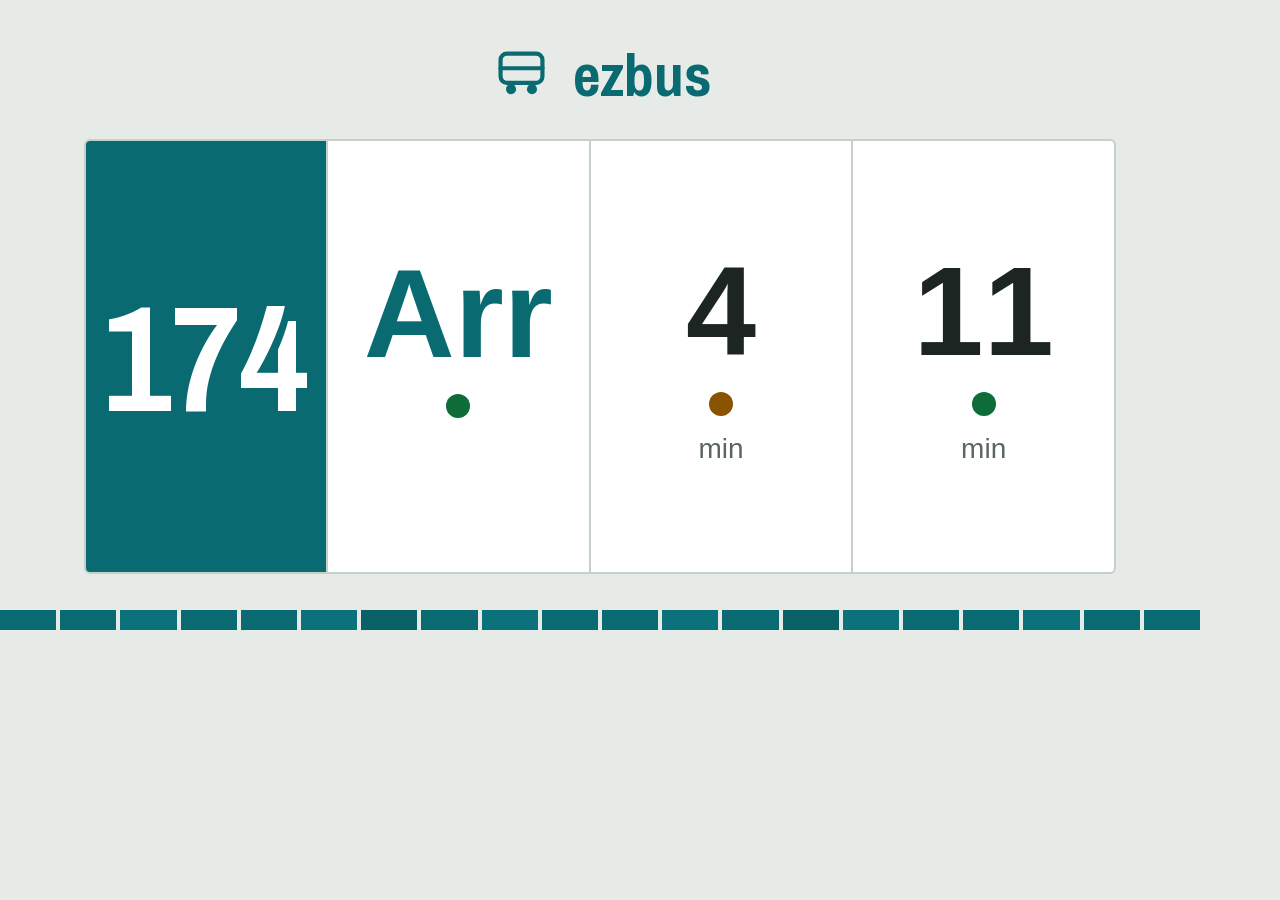
<file: tools/og-card.html>
<!doctype html>
<!--
  The Open Graph card, 1200×630 — the source `tools/make-og-card.mjs` screenshots
  into `public/og-card.png`. This lives as HTML rather than in make-icons.mjs's
  SDF world because the card sets real type (Archivo Narrow for the service
  number and wordmark, the system stack for ETAs — the same split as the board),
  and an SDF cannot render a font.

  The design is the board itself at poster scale: one service, three ETAs, two
  crowding dots, a course of mosaic tile. No copy — the preview's og:title
  carries the words, so the image never repeats them. Composition is
  centre-weighted: the middle 630×630 square (what a compact preview crops to)
  holds the wordmark, "Arr" and "4".

  Colours are the light-scheme tokens from public/styles.css, frozen here on
  purpose: a share card renders on other people's grounds, not in our themes.
  If --accent moves, move it here too and re-run the generator.
-->
<html lang="en">
<head>
<meta charset="utf-8">
<style>
  @font-face {
    font-family: 'Archivo Narrow';
    font-weight: 700;
    /* public/fonts/archivo-narrow-700.woff2, inlined: headless Chrome will not
       fetch a file:// font cross-directory, and a data URI keeps this source
       self-contained anyway. Re-inline if the font file changes. */
    src: url('[data-uri]') format('woff2');
  }
  * { box-sizing: border-box; margin: 0; }
  html, body { width: 1200px; height: 630px; overflow: hidden; }
  body {
    background: #e7ebe7; /* --bg: pale void-deck concrete */
    display: flex;
    flex-direction: column;
    font-family: -apple-system, BlinkMacSystemFont, 'Segoe UI', Roboto, 'Helvetica Neue', Arial, sans-serif;
  }
  .display { font-family: 'Archivo Narrow', 'Arial Narrow', sans-serif; font-weight: 700; }

  .top {
    display: flex;
    align-items: center;
    justify-content: center;
    gap: 18px;
    padding-top: 41px;
    color: #0a6a72; /* --accent */
  }
  .top svg { width: 67px; height: 67px; }
  .top .wm { font-size: 60px; line-height: 1; }

  .boardcard {
    margin: 31px 84px 0;
    background: #ffffff; /* --surface */
    border: 2px solid #c4d0c8; /* --border */
    border-radius: 6px; /* 4px world, scaled with the card */
    flex: 1;
    display: flex;
    align-items: stretch;
    overflow: hidden;
  }
  .svc-cell {
    background: #0a6a72;
    color: #ffffff; /* --on-accent */
    width: 240px;
    display: flex;
    align-items: center;
    justify-content: center;
    flex: none;
  }
  .svc-cell .no { font-size: 150px; line-height: 1; font-variant-numeric: tabular-nums; }
  .etas { flex: 1; display: grid; grid-template-columns: 1fr 1fr 1fr; }
  .eta {
    display: flex;
    flex-direction: column;
    align-items: center;
    justify-content: center;
    gap: 17px;
    border-left: 2px solid #c4d0c8;
  }
  .eta .v { font-weight: 700; font-size: 126px; line-height: 1; color: #1d2523; font-variant-numeric: tabular-nums; }
  .eta.now .v { color: #0a6a72; }
  .eta .u { font-size: 28px; color: #5b6663; min-height: 28px; }
  .dot { width: 24px; height: 24px; border-radius: 50%; }

  /* A course of the mosaic the accent was sampled from, flush to the bottom edge.
     Kept slim — at full height it pulled the eye off the board. */
  .tiles { display: flex; gap: 4px; margin-top: 36px; }
  .tiles i { flex: 1; height: 20px; background: #0a6a72; }
  .tiles i:nth-child(3n) { background: #0b727b; }
  .tiles i:nth-child(7n) { background: #096066; }
</style>
</head>
<body>
  <div class="top">
    <svg viewBox="0 0 32 32" fill="none" stroke="currentColor" stroke-width="2" stroke-linecap="round" aria-hidden="true">
      <rect x="6" y="6" width="20" height="14" rx="3"/><line x1="6" y1="13" x2="26" y2="13"/>
      <circle cx="11" cy="23" r="2.4" fill="currentColor" stroke="none"/><circle cx="21" cy="23" r="2.4" fill="currentColor" stroke="none"/>
    </svg>
    <span class="wm display">ezbus</span>
  </div>
  <div class="boardcard">
    <div class="svc-cell"><span class="no display">174</span></div>
    <div class="etas">
      <div class="eta now"><span class="v">Arr</span><span class="dot" style="background:#0d6c37"></span><span class="u"></span></div>
      <div class="eta"><span class="v">4</span><span class="dot" style="background:#8a5300"></span><span class="u">min</span></div>
      <div class="eta"><span class="v">11</span><span class="dot" style="background:#0d6c37"></span><span class="u">min</span></div>
    </div>
  </div>
  <div class="tiles" aria-hidden="true">
    <i></i><i></i><i></i><i></i><i></i><i></i><i></i><i></i><i></i><i></i><i></i><i></i><i></i><i></i><i></i><i></i><i></i><i></i><i></i><i></i>
  </div>
</body>
</html>
</file>
